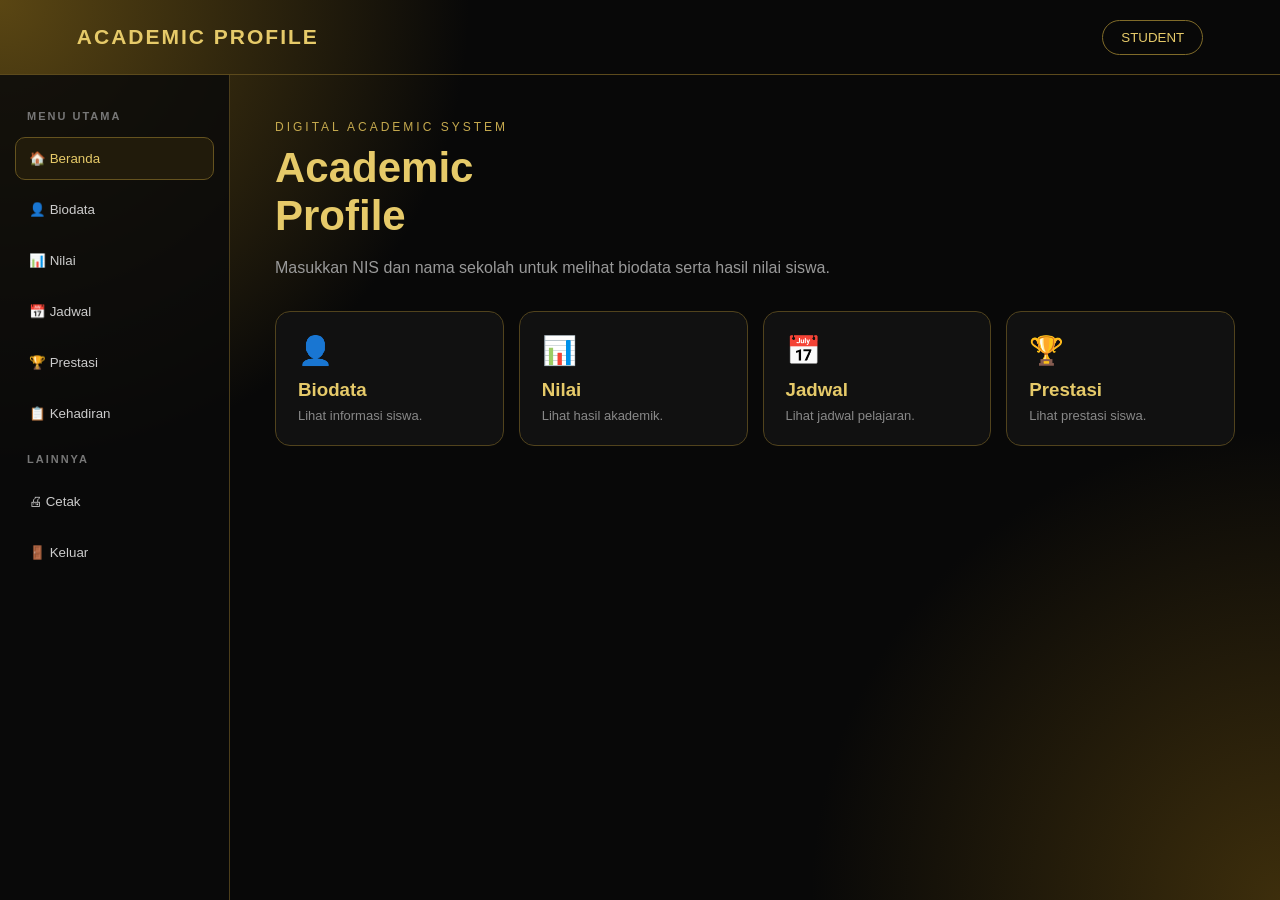
<file: index.html>
<!DOCTYPE html>
<html lang="id">
<head>
    <meta charset="UTF-8">
    <meta name="viewport" content="width=device-width, initial-scale=1.0">

    <title>Academic Profile</title>

    <style>
        * {
            margin: 0;
            padding: 0;
            box-sizing: border-box;
            font-family: Arial, sans-serif;
        }

        body {
            background:
                radial-gradient(circle at top left, #5a4613, transparent 30%),
                radial-gradient(circle at bottom right, #3d2e0c, transparent 30%),
                #080808;
            color: white;
            min-height: 100vh;
        }

        header {
            height: 75px;
            padding: 0 6%;
            display: flex;
            align-items: center;
            justify-content: space-between;
            border-bottom: 1px solid #5c4a1c;
        }

        .logo {
            color: #e6ca69;
            font-size: 21px;
            font-weight: bold;
            letter-spacing: 2px;
        }

        .top-button {
            padding: 9px 18px;
            border-radius: 20px;
            border: 1px solid #806b29;
            background: transparent;
            color: #e6ca69;
        }

        .layout {
            display: flex;
            min-height: calc(100vh - 75px);
        }

        /* SIDEBAR */

        .sidebar {
            width: 230px;
            padding: 25px 15px;
            border-right: 1px solid #4c3e1b;
            background: rgba(10,10,10,0.85);
        }

        .sidebar h3 {
            color: #777;
            font-size: 11px;
            letter-spacing: 2px;
            margin: 10px 12px 15px;
        }

        .menu {
            width: 100%;
            padding: 13px;
            margin-bottom: 8px;
            border-radius: 10px;
            border: 1px solid transparent;
            background: transparent;
            color: #ccc;
            text-align: left;
            cursor: pointer;
        }

        .menu:hover,
        .menu.active {
            background: #211b0b;
            border-color: #65531f;
            color: #e6ca69;
        }

        /* CONTENT */

        .content {
            flex: 1;
            padding: 45px;
            max-width: 1100px;
        }

        .page {
            display: none;
        }

        .page.active {
            display: block;
        }

        .small-title {
            color: #c5a94e;
            font-size: 12px;
            letter-spacing: 3px;
            margin-bottom: 10px;
        }

        h1 {
            font-size: 42px;
            color: #e6ca69;
            margin-bottom: 15px;
        }

        .description {
            color: #999;
            line-height: 1.6;
            margin-bottom: 30px;
        }

        /* CARD */

        .card {
            background: #111;
            border: 1px solid #55451c;
            border-radius: 18px;
            padding: 30px;
            margin-top: 20px;
            box-shadow: 0 15px 40px rgba(0,0,0,0.35);
        }

        .card h2 {
            color: #e6ca69;
            margin-bottom: 22px;
        }

        /* FORM */

        label {
            display: block;
            color: #aaa;
            margin-bottom: 8px;
            font-size: 14px;
        }

        input {
            width: 100%;
            padding: 14px;
            background: #0b0b0b;
            color: white;
            border: 1px solid #51431d;
            border-radius: 9px;
            outline: none;
        }

        input:focus {
            border-color: #e6ca69;
        }

        .form-group {
            margin-bottom: 18px;
        }

        /* BUTTON */

        .gold-button {
            padding: 14px 22px;
            border: none;
            border-radius: 9px;
            background: linear-gradient(90deg, #a17d20, #e6ca69);
            color: #111;
            font-weight: bold;
            cursor: pointer;
            margin-top: 5px;
        }

        .gold-button:hover {
            opacity: 0.85;
        }

        /* BIODATA */

        .biodata {
            display: grid;
            grid-template-columns: 1fr 1fr;
            gap: 15px;
        }

        .data {
            background: #181818;
            border: 1px solid #302918;
            border-radius: 10px;
            padding: 16px;
        }

        .data small {
            color: #777;
        }

        .data p {
            color: #eee;
            font-weight: bold;
            margin-top: 6px;
        }

        /* NILAI */

        table {
            width: 100%;
            border-collapse: collapse;
        }

        th {
            background: #28200d;
            color: #e6ca69;
        }

        th, td {
            padding: 14px;
            border-bottom: 1px solid #302918;
            text-align: left;
        }

        td {
            color: #ddd;
        }

        .nilai {
            color: #e6ca69;
            font-weight: bold;
        }

        .hasil-nilai {
            display: grid;
            grid-template-columns: repeat(3, 1fr);
            gap: 15px;
            margin-top: 20px;
        }

        .hasil-box {
            background: #181818;
            border: 1px solid #51431d;
            padding: 20px;
            text-align: center;
            border-radius: 10px;
        }

        .hasil-box small {
            color: #777;
        }

        .hasil-box h2 {
            color: #e6ca69;
            margin-top: 8px;
        }

        /* HOME */

        .home-cards {
            display: grid;
            grid-template-columns: repeat(4, 1fr);
            gap: 15px;
        }

        .home-card {
            background: #111;
            border: 1px solid #51431d;
            padding: 22px;
            border-radius: 15px;
        }

        .home-card .icon {
            font-size: 28px;
            margin-bottom: 12px;
        }

        .home-card h3 {
            color: #e6ca69;
            margin-bottom: 7px;
        }

        .home-card p {
            color: #888;
            font-size: 13px;
        }

        /* RESPONSIVE */

        @media(max-width: 850px) {

            .home-cards {
                grid-template-columns: 1fr 1fr;
            }

            .sidebar {
                width: 190px;
            }
        }

        @media(max-width: 600px) {

            .layout {
                display: block;
            }

            .sidebar {
                width: 100%;
                display: flex;
                overflow-x: auto;
                border-right: none;
                border-bottom: 1px solid #4c3e1b;
            }

            .sidebar h3 {
                display: none;
            }

            .menu {
                min-width: 120px;
                margin: 5px;
            }

            .content {
                padding: 25px;
            }

            .biodata {
                grid-template-columns: 1fr;
            }

            .home-cards {
                grid-template-columns: 1fr;
            }

            .hasil-nilai {
                grid-template-columns: 1fr;
            }

            h1 {
                font-size: 32px;
            }
        }

        @media print {

            header,
            .sidebar,
            .gold-button {
                display: none;
            }

            body {
                background: white;
                color: black;
            }

            .content {
                padding: 0;
            }
        }
    </style>
</head>

<body>

<header>

    <div class="logo">
        ACADEMIC PROFILE
    </div>

    <button class="top-button">
        STUDENT
    </button>

</header>


<div class="layout">

    <!-- MENU -->

    <aside class="sidebar">

        <h3>MENU UTAMA</h3>

        <button class="menu active" onclick="bukaHalaman('beranda', this)">
            🏠 Beranda
        </button>

        <button class="menu" onclick="bukaHalaman('profil', this)">
            👤 Biodata
        </button>

        <button class="menu" onclick="bukaHalaman('nilai', this)">
            📊 Nilai
        </button>

        <button class="menu" onclick="bukaHalaman('jadwal', this)">
            📅 Jadwal
        </button>

        <button class="menu" onclick="bukaHalaman('prestasi', this)">
            🏆 Prestasi
        </button>

        <button class="menu" onclick="bukaHalaman('kehadiran', this)">
            📋 Kehadiran
        </button>

        <h3>LAINNYA</h3>

        <button class="menu" onclick="window.print()">
            🖨 Cetak
        </button>

        <button class="menu" onclick="alert('Terima kasih sudah menggunakan Academic Profile!')">
            🚪 Keluar
        </button>

    </aside>


    <!-- ISI WEBSITE -->

    <main class="content">


        <!-- BERANDA -->

        <section id="beranda" class="page active">

            <div class="small-title">
                DIGITAL ACADEMIC SYSTEM
            </div>

            <h1>
                Academic<br>
                Profile
            </h1>

            <p class="description">
                Masukkan NIS dan nama sekolah untuk melihat
                biodata serta hasil nilai siswa.
            </p>

            <div class="home-cards">

                <div class="home-card">
                    <div class="icon">👤</div>
                    <h3>Biodata</h3>
                    <p>Lihat informasi siswa.</p>
                </div>

                <div class="home-card">
                    <div class="icon">📊</div>
                    <h3>Nilai</h3>
                    <p>Lihat hasil akademik.</p>
                </div>

                <div class="home-card">
                    <div class="icon">📅</div>
                    <h3>Jadwal</h3>
                    <p>Lihat jadwal pelajaran.</p>
                </div>

                <div class="home-card">
                    <div class="icon">🏆</div>
                    <h3>Prestasi</h3>
                    <p>Lihat prestasi siswa.</p>
                </div>

            </div>

        </section>


        <!-- BIODATA -->

        <section id="profil" class="page">

            <div class="small-title">
                STUDENT PROFILE
            </div>

            <h1>Biodata Siswa</h1>

            <!-- FORM -->

            <div class="card">

                <h2>Cek Biodata</h2>

                <div class="form-group">

                    <label>NIS</label>

                    <input
                        type="text"
                        id="inputNis"
                        placeholder="Masukkan NIS"
                    >

                </div>

                <div class="form-group">

                    <label>Nama Sekolah</label>

                    <input
                        type="text"
                        id="inputSekolah"
                        placeholder="Masukkan nama sekolah"
                    >

                </div>

                <button class="gold-button" onclick="cekBiodata()">
                    ✦ CEK BIODATA
                </button>

            </div>


            <!-- HASIL BIODATA -->

            <div class="card" id="hasilBiodata" style="display:none;">

                <h2>Data Siswa</h2>

                <div class="biodata">

                    <div class="data">
                        <small>Nama Lengkap</small>
                        <p id="namaSiswa"></p>
                    </div>

                    <div class="data">
                        <small>NIS</small>
                        <p id="nisSiswa"></p>
                    </div>

                    <div class="data">
                        <small>Kelas</small>
                        <p id="kelasSiswa"></p>
                    </div>

                    <div class="data">
                        <small>Jurusan</small>
                        <p id="jurusanSiswa"></p>
                    </div>

                    <div class="data">
                        <small>Sekolah</small>
                        <p id="sekolahSiswa"></p>
                    </div>

                    <div class="data">
                        <small>Status</small>
                        <p class="nilai">Siswa Aktif</p>
                    </div>

                </div>

                <button class="gold-button" onclick="lihatNilai()">
                    📊 LIHAT NILAI SAYA
                </button>

            </div>

        </section>


        <!-- NILAI -->

        <section id="nilai" class="page">

            <div class="small-title">
                ACADEMIC RESULT
            </div>

            <h1>Nilai Saya</h1>

            <div class="card">

                <h2>Hasil Akademik</h2>

                <table>

                    <tr>
                        <th>No</th>
                        <th>Mata Pelajaran</th>
                        <th>Nilai</th>
                    </tr>

                    <tr>
                        <td>1</td>
                        <td>Bahasa Indonesia</td>
                        <td class="nilai">88</td>
                    </tr>

                    <tr>
                        <td>2</td>
                        <td>Matematika</td>
                        <td class="nilai">84</td>
                    </tr>

                    <tr>
                        <td>3</td>
                        <td>Bahasa Inggris</td>
                        <td class="nilai">90</td>
                    </tr>

                    <tr>
                        <td>4</td>
                        <td>Pemrograman Web</td>
                        <td class="nilai">92</td>
                    </tr>

                    <tr>
                        <td>5</td>
                        <td>Basis Data</td>
                        <td class="nilai">89</td>
                    </tr>

                    <tr>
                        <td>6</td>
                        <td>Produktif RPL</td>
                        <td class="nilai">94</td>
                    </tr>

                </table>


                <div class="hasil-nilai">

                    <div class="hasil-box">
                        <small>TOTAL</small>
                        <h2>537</h2>
                    </div>

                    <div class="hasil-box">
                        <small>RATA-RATA</small>
                        <h2>89.50</h2>
                    </div>

                    <div class="hasil-box">
                        <small>PREDIKAT</small>
                        <h2>A</h2>
                    </div>

                </div>

                <button class="gold-button" onclick="window.print()">
                    🖨 CETAK NILAI
                </button>

            </div>

        </section>


        <!-- JADWAL -->

        <section id="jadwal" class="page">

            <div class="small-title">
                SCHOOL SCHEDULE
            </div>

            <h1>Jadwal Pelajaran</h1>

            <div class="card">

                <table>

                    <tr>
                        <th>Hari</th>
                        <th>Mata Pelajaran</th>
                        <th>Jam</th>
                    </tr>

                    <tr>
                        <td>Senin</td>
                        <td>Bahasa Indonesia</td>
                        <td>07.30 - 09.00</td>
                    </tr>

                    <tr>
                        <td>Selasa</td>
                        <td>Pemrograman Web</td>
                        <td>07.30 - 10.00</td>
                    </tr>

                    <tr>
                        <td>Rabu</td>
                        <td>Basis Data</td>
                        <td>08.00 - 10.30</td>
                    </tr>

                    <tr>
                        <td>Kamis</td>
                        <td>Matematika</td>
                        <td>07.30 - 09.00</td>
                    </tr>

                    <tr>
                        <td>Jumat</td>
                        <td>PBO</td>
                        <td>08.00 - 10.00</td>
                    </tr>

                </table>

            </div>

        </section>


        <!-- PRESTASI -->

        <section id="prestasi" class="page">

            <div class="small-title">
                ACHIEVEMENT
            </div>

            <h1>Prestasi</h1>

            <div class="home-cards">

                <div class="home-card">
                    <div class="icon">🥇</div>
                    <h3>Juara 1</h3>
                    <p>Lomba Pemrograman</p>
                </div>

                <div class="home-card">
                    <div class="icon">🏆</div>
                    <h3>Peserta</h3>
                    <p>Kompetisi IT</p>
                </div>

                <div class="home-card">
                    <div class="icon">⭐</div>
                    <h3>Penghargaan</h3>
                    <p>Siswa Aktif</p>
                </div>

            </div>

        </section>


        <!-- KEHADIRAN -->

        <section id="kehadiran" class="page">

            <div class="small-title">
                ATTENDANCE
            </div>

            <h1>Kehadiran</h1>

            <div class="home-cards">

                <div class="home-card">
                    <div class="icon">✅</div>
                    <h3>Hadir</h3>
                    <p>90%</p>
                </div>

                <div class="home-card">
                    <div class="icon">📄</div>
                    <h3>Izin</h3>
                    <p>5%</p>
                </div>

                <div class="home-card">
                    <div class="icon">🤒</div>
                    <h3>Sakit</h3>
                    <p>3%</p>
                </div>

                <div class="home-card">
                    <div class="icon">❌</div>
                    <h3>Alpa</h3>
                    <p>2%</p>
                </div>

            </div>

        </section>

    </main>

</div>


<script>

    /* PINDAH MENU */

    function bukaHalaman(nama, tombol) {

        let halaman = document.querySelectorAll(".page");

        halaman.forEach(function(item) {
            item.classList.remove("active");
        });

        document.getElementById(nama).classList.add("active");

        let menu = document.querySelectorAll(".menu");

        menu.forEach(function(item) {
            item.classList.remove("active");
        });

        tombol.classList.add("active");
    }


    /* CEK BIODATA */

    function cekBiodata() {

        let nis = document.getElementById("inputNis").value;
        let sekolah = document.getElementById("inputSekolah").value;

        if (nis == "" || sekolah == "") {

            alert("Silakan isi NIS dan nama sekolah terlebih dahulu!");

            return;
        }


        /*
        DATA SISWA
        GANTI DATA DI BAGIAN INI
        */

        let nama = "PUTRI KANAYA AL ZIRA SYAH";
        let kelas = "XI RPL";
        let jurusan = "Rekayasa Perangkat Lunak";


        document.getElementById("namaSiswa").innerText = nama;

        document.getElementById("nisSiswa").innerText = nis;

        document.getElementById("kelasSiswa").innerText = kelas;

        document.getElementById("jurusanSiswa").innerText = jurusan;

        document.getElementById("sekolahSiswa").innerText = sekolah;


        document.getElementById("hasilBiodata").style.display = "block";

    }


    /* TOMBOL LIHAT NILAI */

    function lihatNilai() {

        bukaHalaman(
            "nilai",
            document.querySelectorAll(".menu")[2]
        );

    }

</script>

</body>
</html>
</file>
